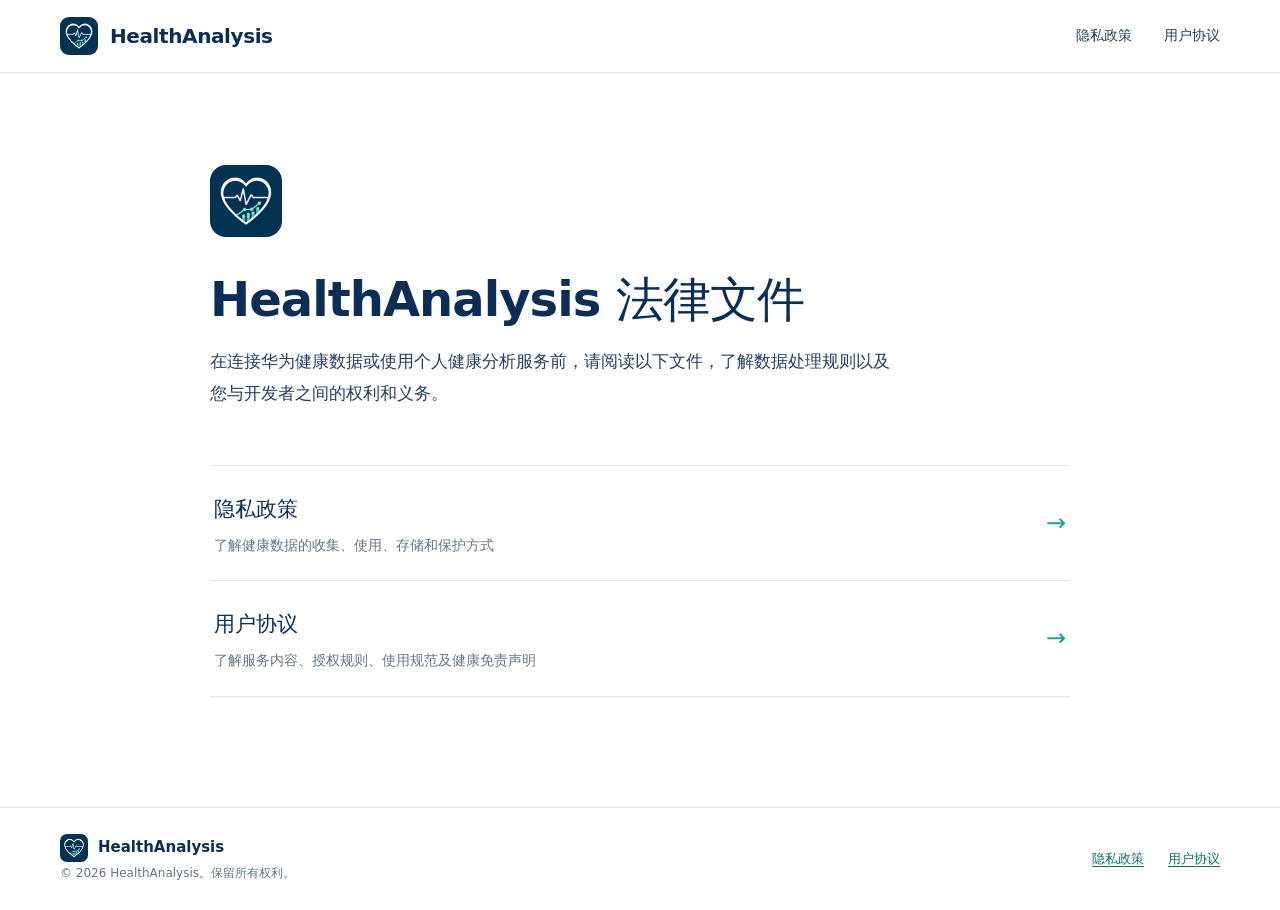
<file: index.html>
<!doctype html>
<html lang="zh-CN">
  <head>
    <meta charset="UTF-8" />
    <meta name="viewport" content="width=device-width, initial-scale=1.0" />
    <meta name="description" content="HealthAnalysis 隐私政策与用户协议。" />
    <title>HealthAnalysis 法律文件</title>
    <link rel="icon" type="image/png" href="assets/HealthAnalysis-icon-216.png" />
    <link rel="stylesheet" href="styles.css" />
  </head>
  <body>
    <a class="skip-link" href="#main-content">跳到正文</a>
    <header class="site-header">
      <div class="header-inner">
        <a class="brand" href="index.html" aria-current="page">
          <img src="assets/HealthAnalysis-icon-216.png" alt="" width="38" height="38" />
          <span>HealthAnalysis</span>
        </a>
        <nav class="main-nav" aria-label="法律文件">
          <a href="privacy.html">隐私政策</a>
          <a href="terms.html">用户协议</a>
        </nav>
      </div>
    </header>

    <main id="main-content" class="legal-home">
      <div class="home-intro">
        <img src="assets/HealthAnalysis-icon-216.png" alt="HealthAnalysis" width="72" height="72" />
        <h1>HealthAnalysis 法律文件</h1>
        <p>在连接华为健康数据或使用个人健康分析服务前，请阅读以下文件，了解数据处理规则以及您与开发者之间的权利和义务。</p>
      </div>
      <nav class="document-list" aria-label="选择法律文件">
        <a href="privacy.html">
          <span><strong>隐私政策</strong><small>了解健康数据的收集、使用、存储和保护方式</small></span>
          <span aria-hidden="true">→</span>
        </a>
        <a href="terms.html">
          <span><strong>用户协议</strong><small>了解服务内容、授权规则、使用规范及健康免责声明</small></span>
          <span aria-hidden="true">→</span>
        </a>
      </nav>
    </main>

    <footer class="site-footer home-footer">
      <div class="footer-inner">
        <div>
          <div class="footer-brand"><img src="assets/HealthAnalysis-icon-216.png" alt="" />HealthAnalysis</div>
          <p class="copyright">© 2026 HealthAnalysis。保留所有权利。</p>
        </div>
        <nav class="footer-links" aria-label="页脚导航">
          <a href="privacy.html">隐私政策</a>
          <a href="terms.html">用户协议</a>
        </nav>
      </div>
    </footer>
  </body>
</html>
</file>
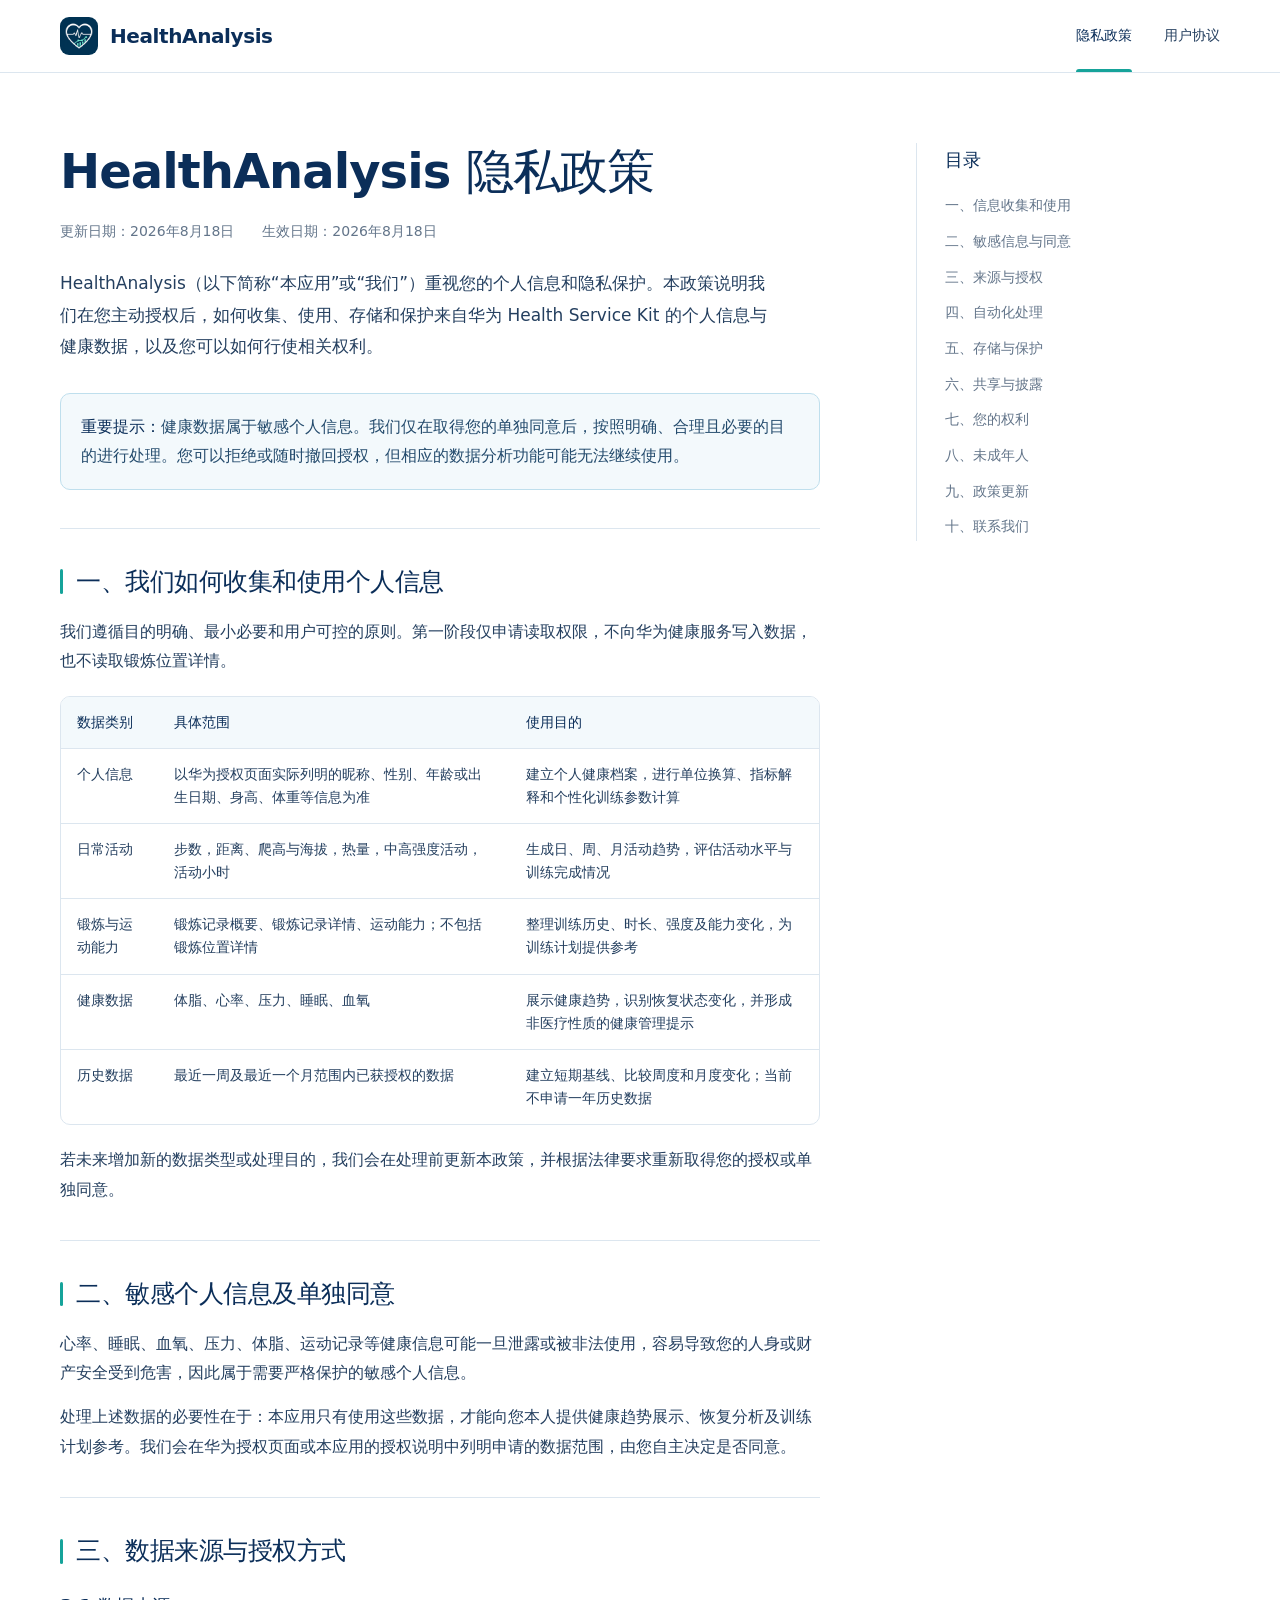
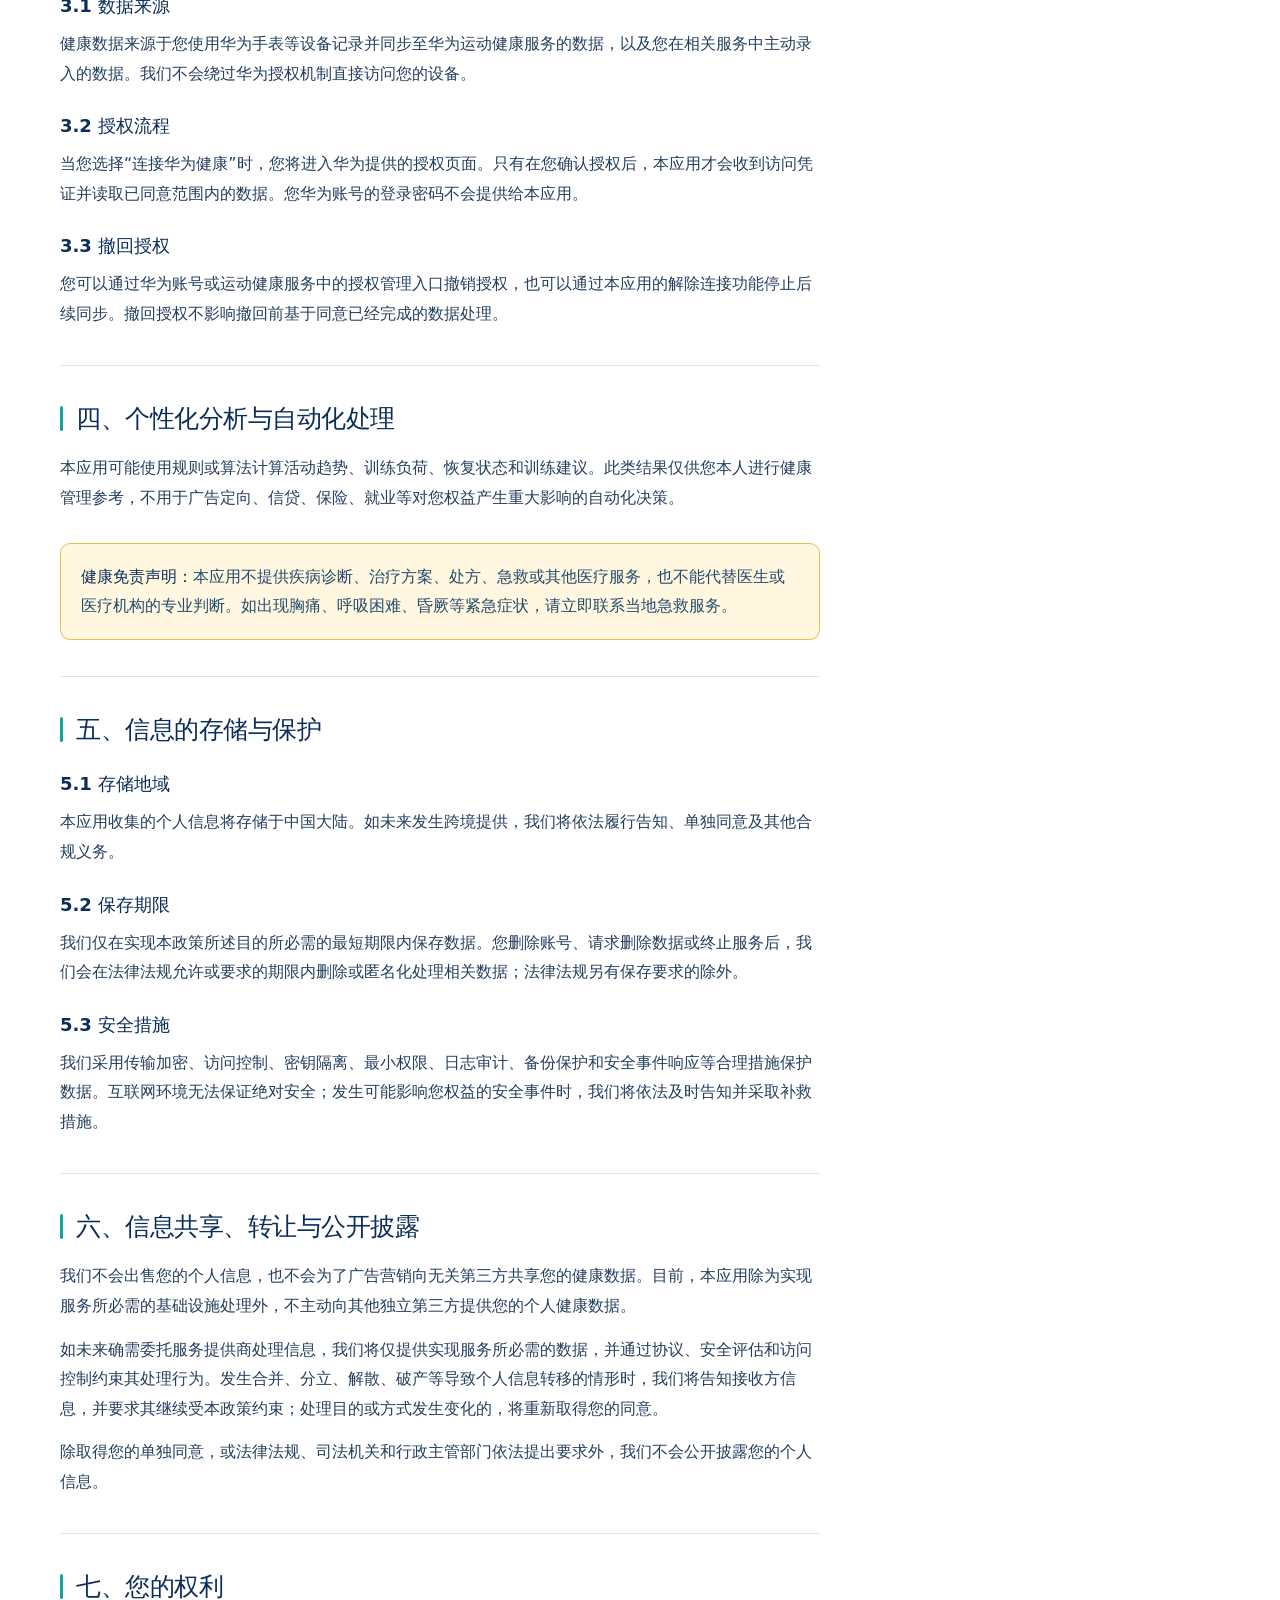
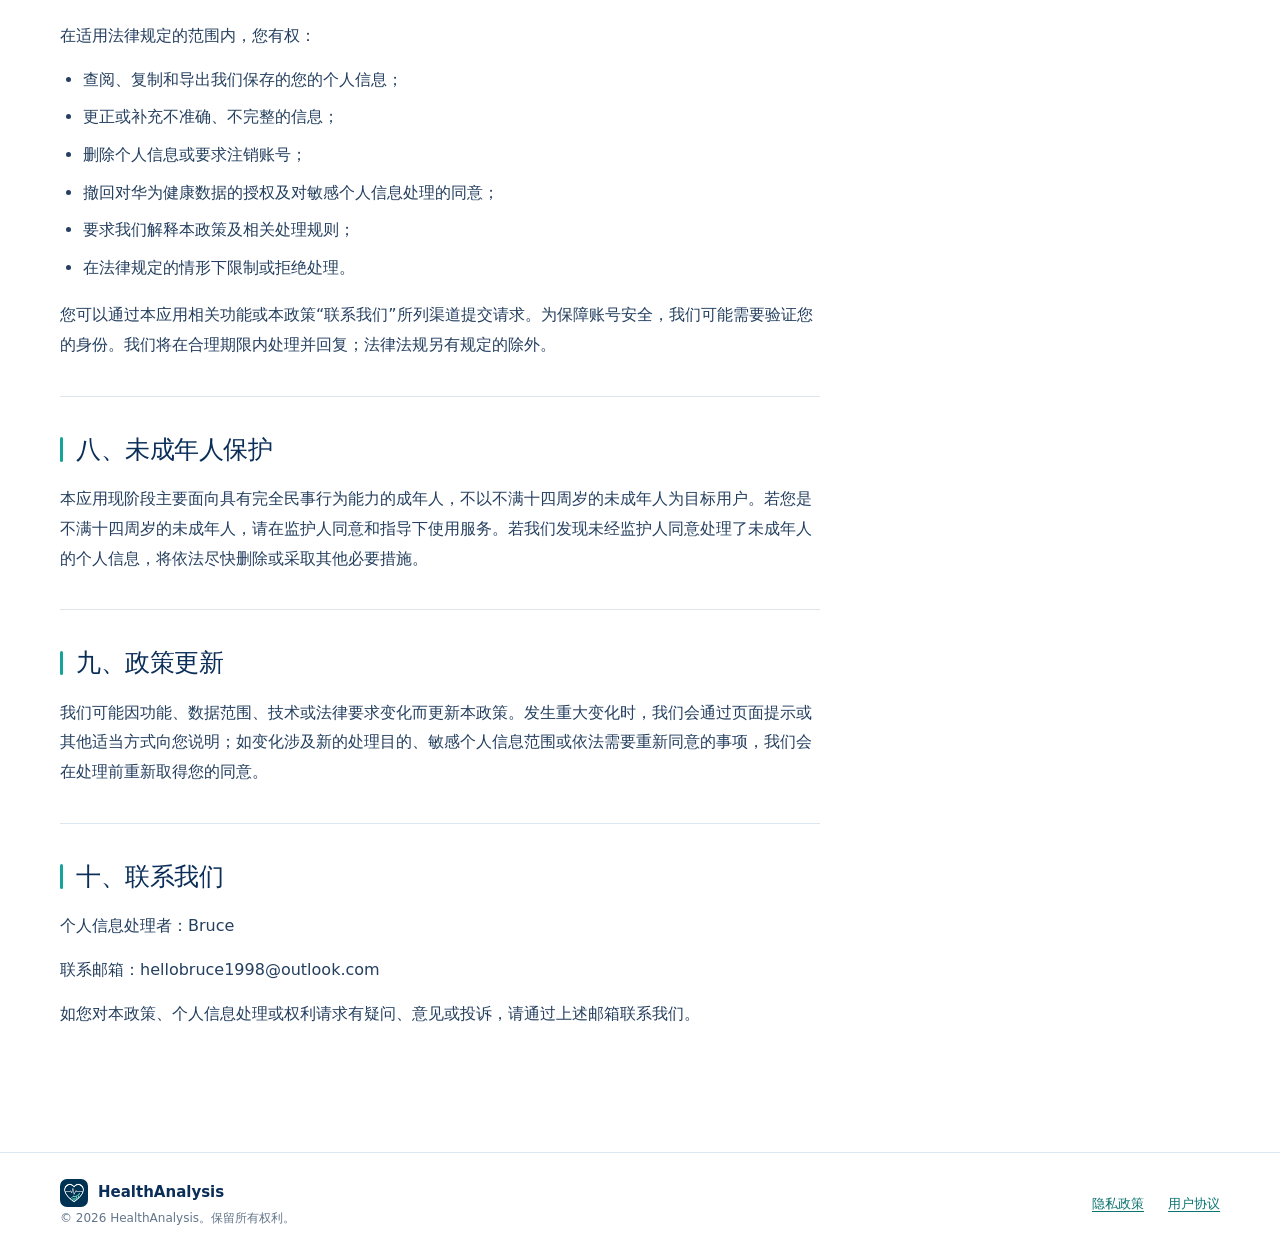
<file: privacy.html>
<!doctype html>
<html lang="zh-CN">
  <head>
    <meta charset="UTF-8" />
    <meta name="viewport" content="width=device-width, initial-scale=1.0" />
    <meta name="description" content="HealthAnalysis 隐私政策：说明我们如何在获得授权后处理您的华为健康数据。" />
    <title>HealthAnalysis 隐私政策</title>
    <link rel="icon" type="image/png" href="assets/HealthAnalysis-icon-216.png" />
    <link rel="stylesheet" href="styles.css" />
  </head>
  <body>
    <a class="skip-link" href="#main-content">跳到正文</a>
    <header class="site-header">
      <div class="header-inner">
        <a class="brand" href="privacy.html" aria-label="HealthAnalysis 首页">
          <img src="assets/HealthAnalysis-icon-216.png" alt="" width="38" height="38" />
          <span>HealthAnalysis</span>
        </a>
        <nav class="main-nav" aria-label="法律文件">
          <a href="privacy.html" aria-current="page">隐私政策</a>
          <a href="terms.html">用户协议</a>
        </nav>
      </div>
    </header>

    <main id="main-content" class="legal-layout">
      <article class="legal-article">
        <header class="document-header">
          <h1>HealthAnalysis 隐私政策</h1>
          <div class="document-meta" aria-label="文档日期">
            <span>更新日期：2026年8月18日</span>
            <span>生效日期：2026年8月18日</span>
          </div>
          <p class="document-lead">
            HealthAnalysis（以下简称“本应用”或“我们”）重视您的个人信息和隐私保护。本政策说明我们在您主动授权后，如何收集、使用、存储和保护来自华为 Health Service Kit 的个人信息与健康数据，以及您可以如何行使相关权利。
          </p>
          <div class="notice" role="note">
            <strong>重要提示：</strong>健康数据属于敏感个人信息。我们仅在取得您的单独同意后，按照明确、合理且必要的目的进行处理。您可以拒绝或随时撤回授权，但相应的数据分析功能可能无法继续使用。
          </div>
          <nav class="mobile-toc" aria-label="本页目录">
            <h2>目录</h2>
            <ol>
              <li><a href="#collection">一、我们如何收集和使用个人信息</a></li>
              <li><a href="#sensitive">二、敏感个人信息及单独同意</a></li>
              <li><a href="#source">三、数据来源与授权方式</a></li>
              <li><a href="#automation">四、个性化分析与自动化处理</a></li>
              <li><a href="#storage">五、信息的存储与保护</a></li>
              <li><a href="#sharing">六、信息共享、转让与公开披露</a></li>
              <li><a href="#rights">七、您的权利</a></li>
              <li><a href="#minors">八、未成年人保护</a></li>
              <li><a href="#updates">九、政策更新</a></li>
              <li><a href="#contact">十、联系我们</a></li>
            </ol>
          </nav>
        </header>

        <section id="collection" class="legal-section">
          <h2>一、我们如何收集和使用个人信息</h2>
          <p>我们遵循目的明确、最小必要和用户可控的原则。第一阶段仅申请读取权限，不向华为健康服务写入数据，也不读取锻炼位置详情。</p>
          <table class="data-table">
            <thead>
              <tr><th>数据类别</th><th>具体范围</th><th>使用目的</th></tr>
            </thead>
            <tbody>
              <tr>
                <td>个人信息</td>
                <td>以华为授权页面实际列明的昵称、性别、年龄或出生日期、身高、体重等信息为准</td>
                <td>建立个人健康档案，进行单位换算、指标解释和个性化训练参数计算</td>
              </tr>
              <tr>
                <td>日常活动</td>
                <td>步数，距离、爬高与海拔，热量，中高强度活动，活动小时</td>
                <td>生成日、周、月活动趋势，评估活动水平与训练完成情况</td>
              </tr>
              <tr>
                <td>锻炼与运动能力</td>
                <td>锻炼记录概要、锻炼记录详情、运动能力；不包括锻炼位置详情</td>
                <td>整理训练历史、时长、强度及能力变化，为训练计划提供参考</td>
              </tr>
              <tr>
                <td>健康数据</td>
                <td>体脂、心率、压力、睡眠、血氧</td>
                <td>展示健康趋势，识别恢复状态变化，并形成非医疗性质的健康管理提示</td>
              </tr>
              <tr>
                <td>历史数据</td>
                <td>最近一周及最近一个月范围内已获授权的数据</td>
                <td>建立短期基线、比较周度和月度变化；当前不申请一年历史数据</td>
              </tr>
            </tbody>
          </table>
          <p>若未来增加新的数据类型或处理目的，我们会在处理前更新本政策，并根据法律要求重新取得您的授权或单独同意。</p>
        </section>

        <section id="sensitive" class="legal-section">
          <h2>二、敏感个人信息及单独同意</h2>
          <p>心率、睡眠、血氧、压力、体脂、运动记录等健康信息可能一旦泄露或被非法使用，容易导致您的人身或财产安全受到危害，因此属于需要严格保护的敏感个人信息。</p>
          <p>处理上述数据的必要性在于：本应用只有使用这些数据，才能向您本人提供健康趋势展示、恢复分析及训练计划参考。我们会在华为授权页面或本应用的授权说明中列明申请的数据范围，由您自主决定是否同意。</p>
        </section>

        <section id="source" class="legal-section">
          <h2>三、数据来源与授权方式</h2>
          <h3>3.1 数据来源</h3>
          <p>健康数据来源于您使用华为手表等设备记录并同步至华为运动健康服务的数据，以及您在相关服务中主动录入的数据。我们不会绕过华为授权机制直接访问您的设备。</p>
          <h3>3.2 授权流程</h3>
          <p>当您选择“连接华为健康”时，您将进入华为提供的授权页面。只有在您确认授权后，本应用才会收到访问凭证并读取已同意范围内的数据。您华为账号的登录密码不会提供给本应用。</p>
          <h3>3.3 撤回授权</h3>
          <p>您可以通过华为账号或运动健康服务中的授权管理入口撤销授权，也可以通过本应用的解除连接功能停止后续同步。撤回授权不影响撤回前基于同意已经完成的数据处理。</p>
        </section>

        <section id="automation" class="legal-section">
          <h2>四、个性化分析与自动化处理</h2>
          <p>本应用可能使用规则或算法计算活动趋势、训练负荷、恢复状态和训练建议。此类结果仅供您本人进行健康管理参考，不用于广告定向、信贷、保险、就业等对您权益产生重大影响的自动化决策。</p>
          <div class="notice warning" role="note">
            <strong>健康免责声明：</strong>本应用不提供疾病诊断、治疗方案、处方、急救或其他医疗服务，也不能代替医生或医疗机构的专业判断。如出现胸痛、呼吸困难、昏厥等紧急症状，请立即联系当地急救服务。
          </div>
        </section>

        <section id="storage" class="legal-section">
          <h2>五、信息的存储与保护</h2>
          <h3>5.1 存储地域</h3>
          <p>本应用收集的个人信息将存储于中国大陆。如未来发生跨境提供，我们将依法履行告知、单独同意及其他合规义务。</p>
          <h3>5.2 保存期限</h3>
          <p>我们仅在实现本政策所述目的所必需的最短期限内保存数据。您删除账号、请求删除数据或终止服务后，我们会在法律法规允许或要求的期限内删除或匿名化处理相关数据；法律法规另有保存要求的除外。</p>
          <h3>5.3 安全措施</h3>
          <p>我们采用传输加密、访问控制、密钥隔离、最小权限、日志审计、备份保护和安全事件响应等合理措施保护数据。互联网环境无法保证绝对安全；发生可能影响您权益的安全事件时，我们将依法及时告知并采取补救措施。</p>
        </section>

        <section id="sharing" class="legal-section">
          <h2>六、信息共享、转让与公开披露</h2>
          <p>我们不会出售您的个人信息，也不会为了广告营销向无关第三方共享您的健康数据。目前，本应用除为实现服务所必需的基础设施处理外，不主动向其他独立第三方提供您的个人健康数据。</p>
          <p>如未来确需委托服务提供商处理信息，我们将仅提供实现服务所必需的数据，并通过协议、安全评估和访问控制约束其处理行为。发生合并、分立、解散、破产等导致个人信息转移的情形时，我们将告知接收方信息，并要求其继续受本政策约束；处理目的或方式发生变化的，将重新取得您的同意。</p>
          <p>除取得您的单独同意，或法律法规、司法机关和行政主管部门依法提出要求外，我们不会公开披露您的个人信息。</p>
        </section>

        <section id="rights" class="legal-section">
          <h2>七、您的权利</h2>
          <p>在适用法律规定的范围内，您有权：</p>
          <ul>
            <li>查阅、复制和导出我们保存的您的个人信息；</li>
            <li>更正或补充不准确、不完整的信息；</li>
            <li>删除个人信息或要求注销账号；</li>
            <li>撤回对华为健康数据的授权及对敏感个人信息处理的同意；</li>
            <li>要求我们解释本政策及相关处理规则；</li>
            <li>在法律规定的情形下限制或拒绝处理。</li>
          </ul>
          <p>您可以通过本应用相关功能或本政策“联系我们”所列渠道提交请求。为保障账号安全，我们可能需要验证您的身份。我们将在合理期限内处理并回复；法律法规另有规定的除外。</p>
        </section>

        <section id="minors" class="legal-section">
          <h2>八、未成年人保护</h2>
          <p>本应用现阶段主要面向具有完全民事行为能力的成年人，不以不满十四周岁的未成年人为目标用户。若您是不满十四周岁的未成年人，请在监护人同意和指导下使用服务。若我们发现未经监护人同意处理了未成年人的个人信息，将依法尽快删除或采取其他必要措施。</p>
        </section>

        <section id="updates" class="legal-section">
          <h2>九、政策更新</h2>
          <p>我们可能因功能、数据范围、技术或法律要求变化而更新本政策。发生重大变化时，我们会通过页面提示或其他适当方式向您说明；如变化涉及新的处理目的、敏感个人信息范围或依法需要重新同意的事项，我们会在处理前重新取得您的同意。</p>
        </section>

        <section id="contact" class="legal-section">
          <h2>十、联系我们</h2>
          <p>个人信息处理者：Bruce</p>
          <p>联系邮箱：hellobruce1998@outlook.com</p>
          <p>如您对本政策、个人信息处理或权利请求有疑问、意见或投诉，请通过上述邮箱联系我们。</p>
        </section>
      </article>

      <aside class="toc" aria-label="本页目录">
        <h2>目录</h2>
        <ol>
          <li><a href="#collection">一、信息收集和使用</a></li>
          <li><a href="#sensitive">二、敏感信息与同意</a></li>
          <li><a href="#source">三、来源与授权</a></li>
          <li><a href="#automation">四、自动化处理</a></li>
          <li><a href="#storage">五、存储与保护</a></li>
          <li><a href="#sharing">六、共享与披露</a></li>
          <li><a href="#rights">七、您的权利</a></li>
          <li><a href="#minors">八、未成年人</a></li>
          <li><a href="#updates">九、政策更新</a></li>
          <li><a href="#contact">十、联系我们</a></li>
        </ol>
      </aside>
    </main>

    <footer class="site-footer">
      <div class="footer-inner">
        <div>
          <div class="footer-brand"><img src="assets/HealthAnalysis-icon-216.png" alt="" />HealthAnalysis</div>
          <p class="copyright">© 2026 HealthAnalysis。保留所有权利。</p>
        </div>
        <nav class="footer-links" aria-label="页脚导航">
          <a href="privacy.html">隐私政策</a>
          <a href="terms.html">用户协议</a>
        </nav>
      </div>
    </footer>
  </body>
</html>
</file>
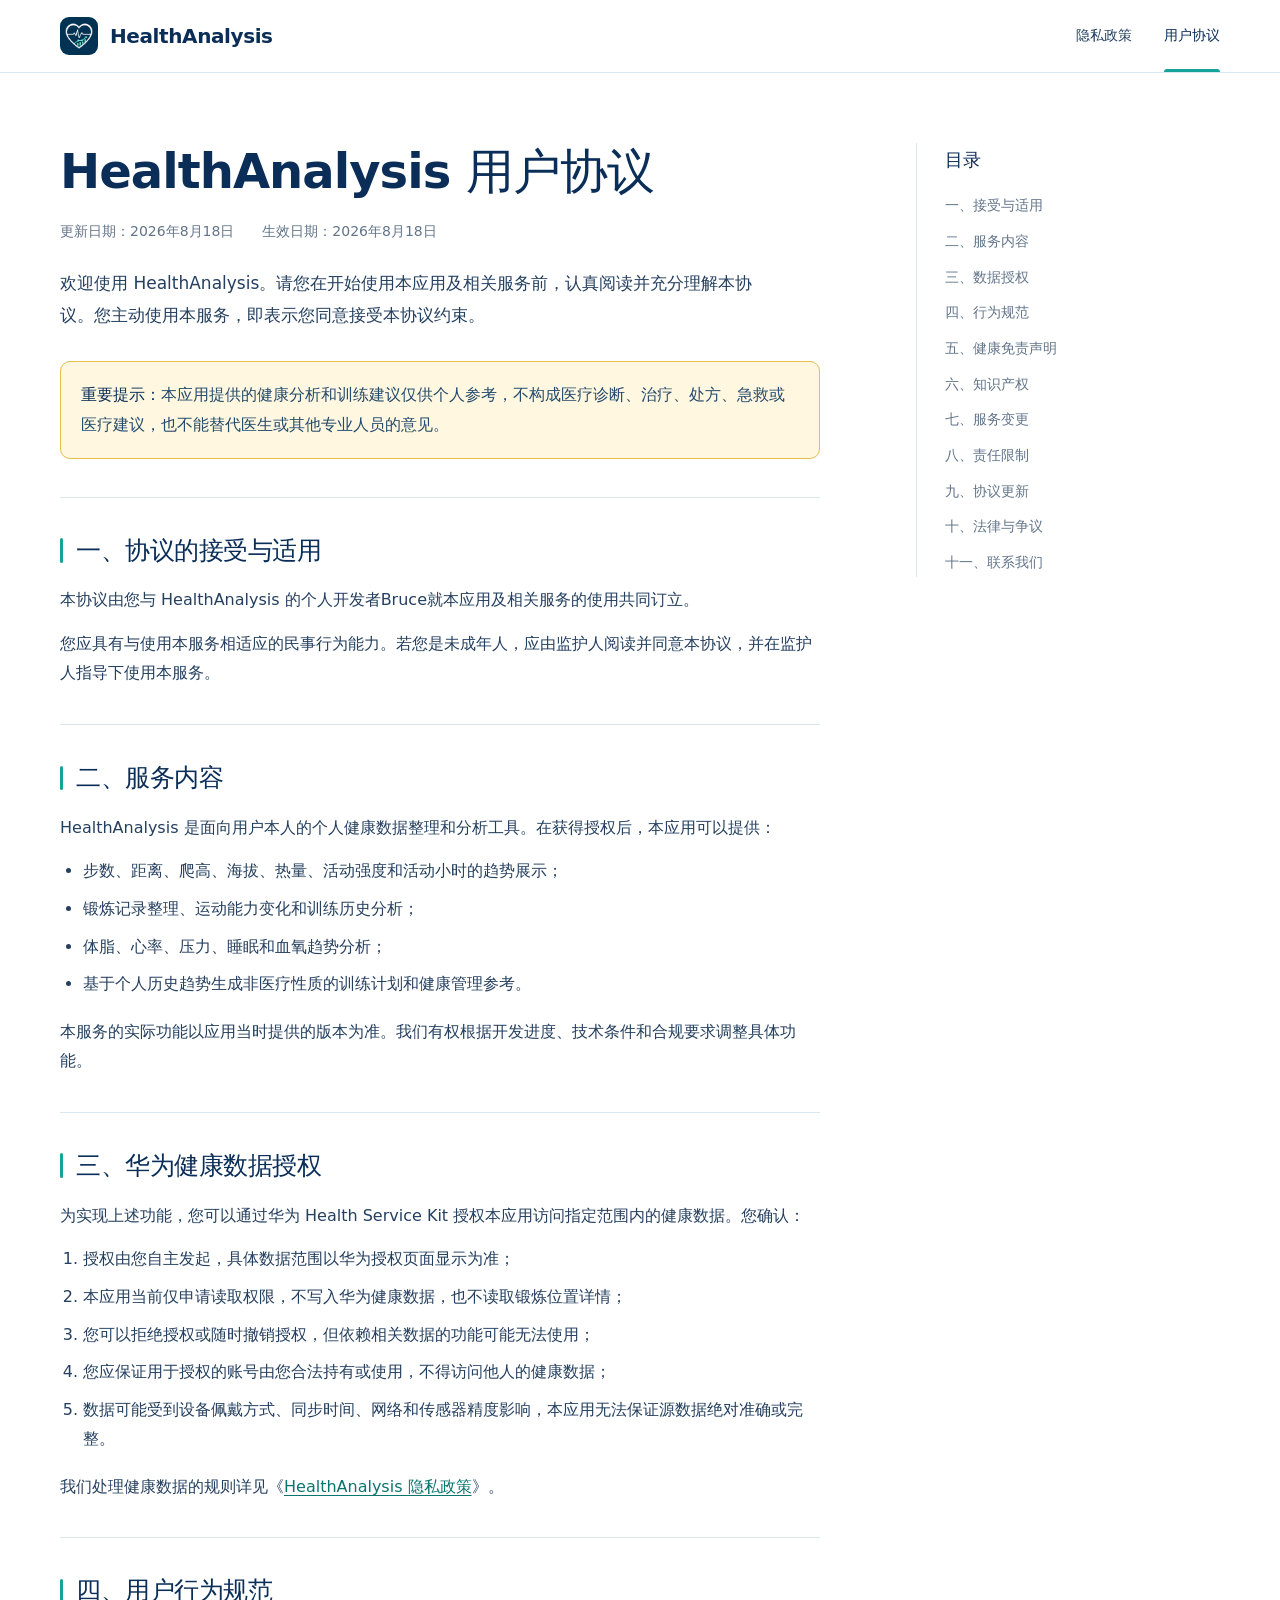
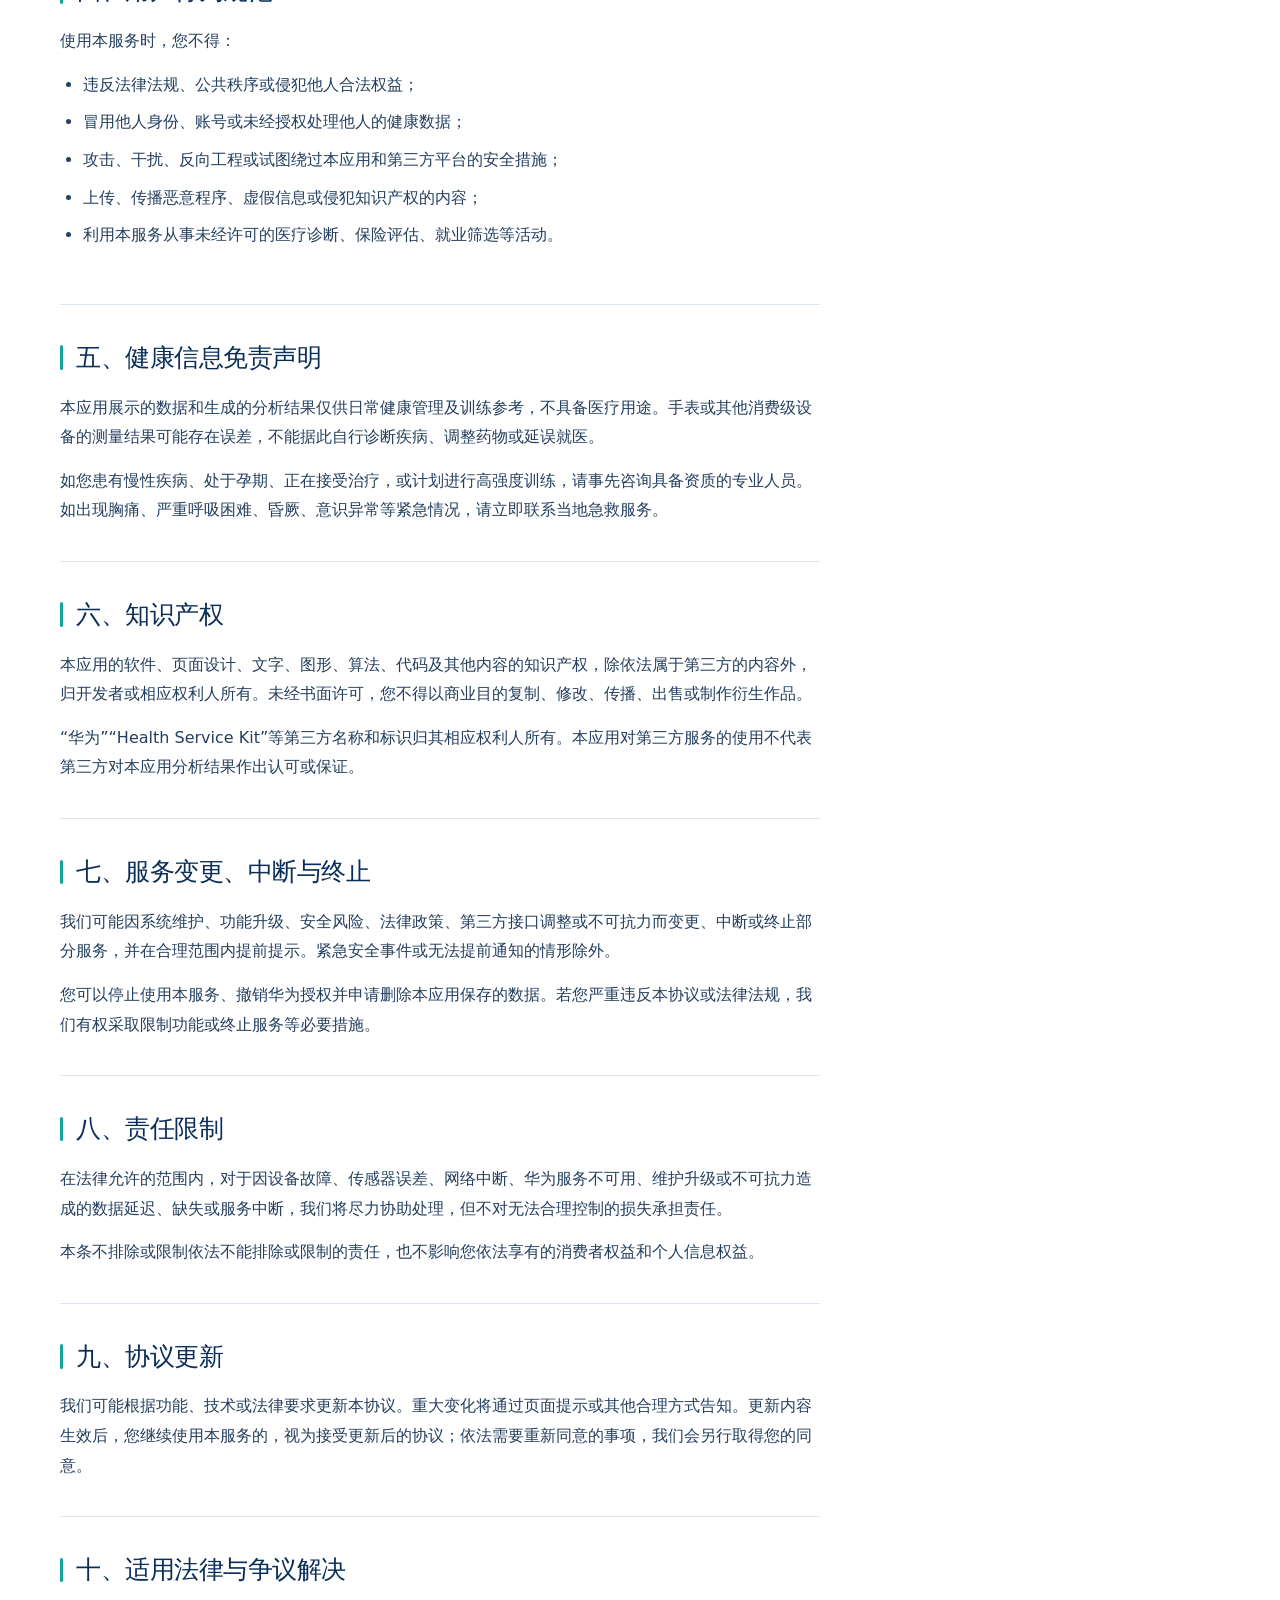
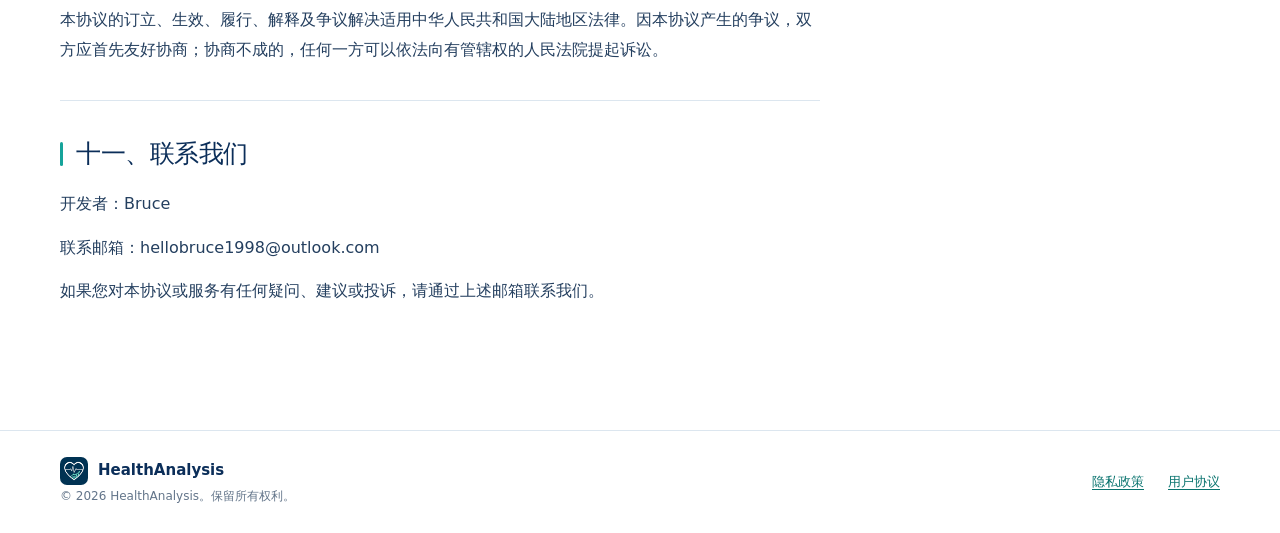
<file: terms.html>
<!doctype html>
<html lang="zh-CN">
  <head>
    <meta charset="UTF-8" />
    <meta name="viewport" content="width=device-width, initial-scale=1.0" />
    <meta name="description" content="HealthAnalysis 用户协议：使用个人健康数据分析服务前请仔细阅读。" />
    <title>HealthAnalysis 用户协议</title>
    <link rel="icon" type="image/png" href="assets/HealthAnalysis-icon-216.png" />
    <link rel="stylesheet" href="styles.css" />
  </head>
  <body>
    <a class="skip-link" href="#main-content">跳到正文</a>
    <header class="site-header">
      <div class="header-inner">
        <a class="brand" href="privacy.html" aria-label="HealthAnalysis 首页">
          <img src="assets/HealthAnalysis-icon-216.png" alt="" width="38" height="38" />
          <span>HealthAnalysis</span>
        </a>
        <nav class="main-nav" aria-label="法律文件">
          <a href="privacy.html">隐私政策</a>
          <a href="terms.html" aria-current="page">用户协议</a>
        </nav>
      </div>
    </header>

    <main id="main-content" class="legal-layout">
      <article class="legal-article">
        <header class="document-header">
          <h1>HealthAnalysis 用户协议</h1>
          <div class="document-meta" aria-label="文档日期">
            <span>更新日期：2026年8月18日</span>
            <span>生效日期：2026年8月18日</span>
          </div>
          <p class="document-lead">欢迎使用 HealthAnalysis。请您在开始使用本应用及相关服务前，认真阅读并充分理解本协议。您主动使用本服务，即表示您同意接受本协议约束。</p>
          <div class="notice warning" role="note">
            <strong>重要提示：</strong>本应用提供的健康分析和训练建议仅供个人参考，不构成医疗诊断、治疗、处方、急救或医疗建议，也不能替代医生或其他专业人员的意见。
          </div>
          <nav class="mobile-toc" aria-label="本页目录">
            <h2>目录</h2>
            <ol>
              <li><a href="#acceptance">一、协议的接受与适用</a></li>
              <li><a href="#service">二、服务内容</a></li>
              <li><a href="#authorization">三、华为健康数据授权</a></li>
              <li><a href="#conduct">四、用户行为规范</a></li>
              <li><a href="#health-disclaimer">五、健康信息免责声明</a></li>
              <li><a href="#intellectual-property">六、知识产权</a></li>
              <li><a href="#changes">七、服务变更、中断与终止</a></li>
              <li><a href="#liability">八、责任限制</a></li>
              <li><a href="#agreement-updates">九、协议更新</a></li>
              <li><a href="#law">十、适用法律与争议解决</a></li>
              <li><a href="#contact">十一、联系我们</a></li>
            </ol>
          </nav>
        </header>

        <section id="acceptance" class="legal-section">
          <h2>一、协议的接受与适用</h2>
          <p>本协议由您与 HealthAnalysis 的个人开发者Bruce就本应用及相关服务的使用共同订立。</p>
          <p>您应具有与使用本服务相适应的民事行为能力。若您是未成年人，应由监护人阅读并同意本协议，并在监护人指导下使用本服务。</p>
        </section>

        <section id="service" class="legal-section">
          <h2>二、服务内容</h2>
          <p>HealthAnalysis 是面向用户本人的个人健康数据整理和分析工具。在获得授权后，本应用可以提供：</p>
          <ul>
            <li>步数、距离、爬高、海拔、热量、活动强度和活动小时的趋势展示；</li>
            <li>锻炼记录整理、运动能力变化和训练历史分析；</li>
            <li>体脂、心率、压力、睡眠和血氧趋势分析；</li>
            <li>基于个人历史趋势生成非医疗性质的训练计划和健康管理参考。</li>
          </ul>
          <p>本服务的实际功能以应用当时提供的版本为准。我们有权根据开发进度、技术条件和合规要求调整具体功能。</p>
        </section>

        <section id="authorization" class="legal-section">
          <h2>三、华为健康数据授权</h2>
          <p>为实现上述功能，您可以通过华为 Health Service Kit 授权本应用访问指定范围内的健康数据。您确认：</p>
          <ol>
            <li>授权由您自主发起，具体数据范围以华为授权页面显示为准；</li>
            <li>本应用当前仅申请读取权限，不写入华为健康数据，也不读取锻炼位置详情；</li>
            <li>您可以拒绝授权或随时撤销授权，但依赖相关数据的功能可能无法使用；</li>
            <li>您应保证用于授权的账号由您合法持有或使用，不得访问他人的健康数据；</li>
            <li>数据可能受到设备佩戴方式、同步时间、网络和传感器精度影响，本应用无法保证源数据绝对准确或完整。</li>
          </ol>
          <p>我们处理健康数据的规则详见《<a href="privacy.html">HealthAnalysis 隐私政策</a>》。</p>
        </section>

        <section id="conduct" class="legal-section">
          <h2>四、用户行为规范</h2>
          <p>使用本服务时，您不得：</p>
          <ul>
            <li>违反法律法规、公共秩序或侵犯他人合法权益；</li>
            <li>冒用他人身份、账号或未经授权处理他人的健康数据；</li>
            <li>攻击、干扰、反向工程或试图绕过本应用和第三方平台的安全措施；</li>
            <li>上传、传播恶意程序、虚假信息或侵犯知识产权的内容；</li>
            <li>利用本服务从事未经许可的医疗诊断、保险评估、就业筛选等活动。</li>
          </ul>
        </section>

        <section id="health-disclaimer" class="legal-section">
          <h2>五、健康信息免责声明</h2>
          <p>本应用展示的数据和生成的分析结果仅供日常健康管理及训练参考，不具备医疗用途。手表或其他消费级设备的测量结果可能存在误差，不能据此自行诊断疾病、调整药物或延误就医。</p>
          <p>如您患有慢性疾病、处于孕期、正在接受治疗，或计划进行高强度训练，请事先咨询具备资质的专业人员。如出现胸痛、严重呼吸困难、昏厥、意识异常等紧急情况，请立即联系当地急救服务。</p>
        </section>

        <section id="intellectual-property" class="legal-section">
          <h2>六、知识产权</h2>
          <p>本应用的软件、页面设计、文字、图形、算法、代码及其他内容的知识产权，除依法属于第三方的内容外，归开发者或相应权利人所有。未经书面许可，您不得以商业目的复制、修改、传播、出售或制作衍生作品。</p>
          <p>“华为”“Health Service Kit”等第三方名称和标识归其相应权利人所有。本应用对第三方服务的使用不代表第三方对本应用分析结果作出认可或保证。</p>
        </section>

        <section id="changes" class="legal-section">
          <h2>七、服务变更、中断与终止</h2>
          <p>我们可能因系统维护、功能升级、安全风险、法律政策、第三方接口调整或不可抗力而变更、中断或终止部分服务，并在合理范围内提前提示。紧急安全事件或无法提前通知的情形除外。</p>
          <p>您可以停止使用本服务、撤销华为授权并申请删除本应用保存的数据。若您严重违反本协议或法律法规，我们有权采取限制功能或终止服务等必要措施。</p>
        </section>

        <section id="liability" class="legal-section">
          <h2>八、责任限制</h2>
          <p>在法律允许的范围内，对于因设备故障、传感器误差、网络中断、华为服务不可用、维护升级或不可抗力造成的数据延迟、缺失或服务中断，我们将尽力协助处理，但不对无法合理控制的损失承担责任。</p>
          <p>本条不排除或限制依法不能排除或限制的责任，也不影响您依法享有的消费者权益和个人信息权益。</p>
        </section>

        <section id="agreement-updates" class="legal-section">
          <h2>九、协议更新</h2>
          <p>我们可能根据功能、技术或法律要求更新本协议。重大变化将通过页面提示或其他合理方式告知。更新内容生效后，您继续使用本服务的，视为接受更新后的协议；依法需要重新同意的事项，我们会另行取得您的同意。</p>
        </section>

        <section id="law" class="legal-section">
          <h2>十、适用法律与争议解决</h2>
          <p>本协议的订立、生效、履行、解释及争议解决适用中华人民共和国大陆地区法律。因本协议产生的争议，双方应首先友好协商；协商不成的，任何一方可以依法向有管辖权的人民法院提起诉讼。</p>
        </section>

        <section id="contact" class="legal-section">
          <h2>十一、联系我们</h2>
          <p>开发者：Bruce</p>
          <p>联系邮箱：hellobruce1998@outlook.com</p>
          <p>如果您对本协议或服务有任何疑问、建议或投诉，请通过上述邮箱联系我们。</p>
        </section>
      </article>

      <aside class="toc" aria-label="本页目录">
        <h2>目录</h2>
        <ol>
          <li><a href="#acceptance">一、接受与适用</a></li>
          <li><a href="#service">二、服务内容</a></li>
          <li><a href="#authorization">三、数据授权</a></li>
          <li><a href="#conduct">四、行为规范</a></li>
          <li><a href="#health-disclaimer">五、健康免责声明</a></li>
          <li><a href="#intellectual-property">六、知识产权</a></li>
          <li><a href="#changes">七、服务变更</a></li>
          <li><a href="#liability">八、责任限制</a></li>
          <li><a href="#agreement-updates">九、协议更新</a></li>
          <li><a href="#law">十、法律与争议</a></li>
          <li><a href="#contact">十一、联系我们</a></li>
        </ol>
      </aside>
    </main>

    <footer class="site-footer">
      <div class="footer-inner">
        <div>
          <div class="footer-brand"><img src="assets/HealthAnalysis-icon-216.png" alt="" />HealthAnalysis</div>
          <p class="copyright">© 2026 HealthAnalysis。保留所有权利。</p>
        </div>
        <nav class="footer-links" aria-label="页脚导航">
          <a href="privacy.html">隐私政策</a>
          <a href="terms.html">用户协议</a>
        </nav>
      </div>
    </footer>
  </body>
</html>
</file>
<file: styles.css>
:root {
  --color-bg: #ffffff;
  --color-text: #0b2e59;
  --color-body: #243f5f;
  --color-muted: #63758a;
  --color-border: #dce6ef;
  --color-soft: #f3f9fc;
  --color-accent: #16a39a;
  --color-accent-dark: #0a746f;
  --color-focus: #0568d7;
  --color-warning: #fff7df;
  --color-warning-border: #e7bd4b;
  --font-sans: "Inter", "SF Pro Display", "PingFang SC", "Microsoft YaHei", system-ui, sans-serif;
  --content-width: 1160px;
  --article-width: 760px;
  --header-height: 72px;
  color-scheme: light;
  font-family: var(--font-sans);
  font-synthesis: none;
}

* {
  box-sizing: border-box;
}

html {
  scroll-behavior: smooth;
  scroll-padding-top: calc(var(--header-height) + 24px);
}

body {
  margin: 0;
  background: var(--color-bg);
  color: var(--color-body);
  font-size: 16px;
  line-height: 1.85;
  -webkit-font-smoothing: antialiased;
  text-rendering: optimizeLegibility;
}

a {
  color: var(--color-accent-dark);
  text-decoration-thickness: 1px;
  text-underline-offset: 3px;
}

a:hover {
  color: var(--color-accent);
}

a:focus-visible,
button:focus-visible {
  outline: 3px solid color-mix(in srgb, var(--color-focus) 30%, transparent);
  outline-offset: 3px;
  border-radius: 4px;
}

.skip-link {
  position: fixed;
  z-index: 100;
  top: 12px;
  left: 12px;
  transform: translateY(-160%);
  padding: 8px 14px;
  border-radius: 6px;
  background: var(--color-text);
  color: #fff;
  text-decoration: none;
  transition: transform 160ms ease;
}

.skip-link:focus {
  transform: translateY(0);
}

.site-header {
  position: sticky;
  z-index: 20;
  top: 0;
  min-height: var(--header-height);
  border-bottom: 1px solid var(--color-border);
  background: rgba(255, 255, 255, 0.96);
  backdrop-filter: blur(12px);
}

.header-inner,
.footer-inner {
  width: min(calc(100% - 48px), var(--content-width));
  margin: 0 auto;
}

.header-inner {
  display: flex;
  min-height: var(--header-height);
  align-items: center;
  justify-content: space-between;
  gap: 32px;
}

.brand {
  display: inline-flex;
  align-items: center;
  gap: 12px;
  color: var(--color-text);
  font-size: 20px;
  font-weight: 760;
  letter-spacing: -0.02em;
  text-decoration: none;
}

.brand img {
  width: 38px;
  height: 38px;
  border-radius: 9px;
}

.main-nav {
  display: flex;
  align-items: stretch;
  align-self: stretch;
  gap: 32px;
}

.main-nav a {
  position: relative;
  display: inline-flex;
  align-items: center;
  color: var(--color-body);
  font-size: 14px;
  font-weight: 680;
  text-decoration: none;
}

.main-nav a::after {
  position: absolute;
  right: 0;
  bottom: 0;
  left: 0;
  height: 3px;
  border-radius: 3px 3px 0 0;
  background: transparent;
  content: "";
}

.main-nav a[aria-current="page"] {
  color: var(--color-text);
}

.main-nav a[aria-current="page"]::after {
  background: var(--color-accent);
}

.legal-layout {
  display: grid;
  width: min(calc(100% - 48px), var(--content-width));
  margin: 0 auto;
  grid-template-columns: minmax(0, var(--article-width)) 260px;
  gap: 96px;
  align-items: start;
}

.legal-article {
  min-width: 0;
  padding: 70px 0 88px;
}

.document-header {
  padding-bottom: 38px;
  border-bottom: 1px solid var(--color-border);
}

h1,
h2,
h3 {
  margin-top: 0;
  color: var(--color-text);
  letter-spacing: -0.02em;
}

h1 {
  margin-bottom: 18px;
  font-size: clamp(34px, 4.2vw, 48px);
  line-height: 1.2;
}

.document-meta {
  display: flex;
  margin-bottom: 24px;
  gap: 8px 28px;
  flex-wrap: wrap;
  color: var(--color-muted);
  font-size: 14px;
}

.document-lead {
  max-width: 720px;
  margin: 0;
  font-size: 17px;
}

.notice {
  margin: 30px 0 0;
  padding: 18px 20px;
  border: 1px solid #bfdfed;
  border-radius: 10px;
  background: var(--color-soft);
  color: #244b6d;
}

.notice strong {
  color: var(--color-text);
}

.notice.warning {
  border-color: var(--color-warning-border);
  background: var(--color-warning);
}

.mobile-toc {
  display: none;
  margin-top: 32px;
  padding-top: 28px;
  border-top: 1px solid var(--color-border);
}

.mobile-toc h2,
.toc h2 {
  margin-bottom: 16px;
  font-size: 18px;
  letter-spacing: 0;
}

.mobile-toc ol,
.toc ol {
  padding: 0;
  margin: 0;
  list-style: none;
}

.mobile-toc li + li,
.toc li + li {
  margin-top: 8px;
}

.mobile-toc a,
.toc a {
  display: block;
  color: var(--color-muted);
  font-size: 14px;
  line-height: 1.55;
  text-decoration: none;
}

.mobile-toc a:hover,
.toc a:hover,
.toc a.is-active {
  color: var(--color-accent-dark);
}

.legal-section {
  padding: 36px 0;
  border-bottom: 1px solid var(--color-border);
}

.legal-section:last-of-type {
  border-bottom: 0;
}

.legal-section h2 {
  position: relative;
  margin-bottom: 18px;
  padding-left: 16px;
  font-size: 25px;
  line-height: 1.35;
}

.legal-section h2::before {
  position: absolute;
  top: 0.18em;
  bottom: 0.18em;
  left: 0;
  width: 3px;
  border-radius: 3px;
  background: var(--color-accent);
  content: "";
}

.legal-section h3 {
  margin: 24px 0 10px;
  font-size: 18px;
  line-height: 1.5;
  letter-spacing: 0;
}

.legal-section p {
  margin: 0 0 14px;
}

.legal-section p:last-child {
  margin-bottom: 0;
}

.legal-section ul,
.legal-section ol {
  margin: 12px 0 18px;
  padding-left: 1.45em;
}

.legal-section li + li {
  margin-top: 8px;
}

.data-table {
  width: 100%;
  margin: 20px 0;
  border-spacing: 0;
  border-collapse: separate;
  border: 1px solid var(--color-border);
  border-radius: 10px;
  overflow: hidden;
  font-size: 14px;
  line-height: 1.65;
}

.data-table th,
.data-table td {
  padding: 14px 16px;
  border-bottom: 1px solid var(--color-border);
  vertical-align: top;
  text-align: left;
}

.data-table th {
  background: var(--color-soft);
  color: var(--color-text);
  font-weight: 700;
}

.data-table tr:last-child td {
  border-bottom: 0;
}

.placeholder {
  display: inline;
  padding: 1px 5px;
  border: 1px dashed #ba870b;
  border-radius: 4px;
  background: var(--color-warning);
  color: #765500;
  font-weight: 700;
}

.toc {
  position: sticky;
  top: calc(var(--header-height) + 44px);
  max-height: calc(100vh - var(--header-height) - 72px);
  margin-top: 70px;
  padding-left: 28px;
  border-left: 1px solid var(--color-border);
  overflow: auto;
}

.toc a {
  padding: 3px 0;
}

.toc a.is-active {
  font-weight: 700;
}

.site-footer {
  border-top: 1px solid var(--color-border);
  background: #fff;
}

.legal-home {
  width: min(calc(100% - 48px), 860px);
  min-height: calc(100vh - var(--header-height) - 101px);
  margin: 0 auto;
  padding: 92px 0 110px;
}

.home-intro {
  max-width: 720px;
}

.home-intro > img {
  width: 72px;
  height: 72px;
  margin-bottom: 24px;
  border-radius: 16px;
}

.home-intro h1 {
  margin-bottom: 18px;
}

.home-intro p {
  max-width: 680px;
  margin: 0;
  color: var(--color-body);
  font-size: 17px;
}

.document-list {
  margin-top: 56px;
  border-top: 1px solid var(--color-border);
}

.document-list a {
  display: flex;
  min-height: 112px;
  padding: 24px 4px;
  border-bottom: 1px solid var(--color-border);
  align-items: center;
  justify-content: space-between;
  gap: 24px;
  color: var(--color-text);
  text-decoration: none;
  transition: color 160ms ease, padding 160ms ease;
}

.document-list a:hover {
  padding-right: 0;
  padding-left: 8px;
  color: var(--color-accent-dark);
}

.document-list strong,
.document-list small {
  display: block;
}

.document-list strong {
  margin-bottom: 5px;
  font-size: 21px;
}

.document-list small {
  color: var(--color-muted);
  font-size: 14px;
  font-weight: 400;
  line-height: 1.6;
}

.document-list a > span:last-child {
  color: var(--color-accent);
  font-size: 24px;
}

.home-footer {
  min-height: 101px;
}

.footer-inner {
  display: grid;
  min-height: 100px;
  padding: 26px 0;
  grid-template-columns: 1fr auto;
  gap: 16px 32px;
  align-items: center;
}

.footer-brand {
  display: flex;
  align-items: center;
  gap: 10px;
  color: var(--color-text);
  font-size: 15px;
  font-weight: 760;
}

.footer-brand img {
  width: 28px;
  height: 28px;
  border-radius: 7px;
}

.footer-links {
  display: flex;
  gap: 24px;
  font-size: 13px;
}

.copyright {
  margin: 0;
  color: var(--color-muted);
  font-size: 12px;
}

.back-to-top {
  position: fixed;
  right: 24px;
  bottom: 24px;
  z-index: 10;
  display: inline-flex;
  width: 42px;
  height: 42px;
  align-items: center;
  justify-content: center;
  border: 1px solid var(--color-border);
  border-radius: 50%;
  background: #fff;
  color: var(--color-text);
  box-shadow: 0 8px 22px rgba(11, 46, 89, 0.1);
  cursor: pointer;
  opacity: 0;
  pointer-events: none;
  transform: translateY(8px);
  transition: opacity 160ms ease, transform 160ms ease, border-color 160ms ease;
}

.back-to-top.is-visible {
  opacity: 1;
  pointer-events: auto;
  transform: translateY(0);
}

.back-to-top:hover {
  border-color: var(--color-accent);
}

@media (max-width: 1100px) and (min-width: 821px) {
  .legal-layout {
    width: min(calc(100% - 40px), var(--content-width));
    grid-template-columns: minmax(0, 1fr) 210px;
    gap: 52px;
  }

  .toc {
    padding-left: 22px;
  }
}

@media (max-width: 820px) {
  .legal-layout {
    display: block;
    width: min(calc(100% - 40px), 760px);
  }

  .toc {
    display: none;
  }

  .mobile-toc {
    display: block;
  }

  .legal-article {
    padding-top: 52px;
  }
}

@media (max-width: 620px) {
  :root {
    --header-height: 64px;
  }

  body {
    font-size: 15px;
    line-height: 1.8;
  }

  .header-inner,
  .footer-inner {
    width: min(calc(100% - 32px), var(--content-width));
  }

  .header-inner {
    gap: 16px;
  }

  .brand {
    gap: 8px;
    font-size: 16px;
  }

  .brand img {
    width: 32px;
    height: 32px;
    border-radius: 8px;
  }

  .main-nav {
    gap: 18px;
  }

  .main-nav a {
    font-size: 13px;
  }

  .legal-layout {
    width: min(calc(100% - 32px), 760px);
  }

  .legal-home {
    width: min(calc(100% - 32px), 860px);
    padding: 56px 0 80px;
  }

  .home-intro > img {
    width: 60px;
    height: 60px;
    border-radius: 14px;
  }

  .home-intro p {
    font-size: 16px;
  }

  .document-list {
    margin-top: 40px;
  }

  .document-list a {
    min-height: 104px;
  }

  .legal-article {
    padding: 40px 0 64px;
  }

  .document-header {
    padding-bottom: 30px;
  }

  h1 {
    font-size: 32px;
  }

  .document-lead {
    font-size: 16px;
  }

  .legal-section {
    padding: 30px 0;
  }

  .legal-section h2 {
    font-size: 21px;
  }

  .data-table {
    display: block;
    overflow-x: auto;
    white-space: normal;
  }

  .data-table th,
  .data-table td {
    min-width: 150px;
  }

  .footer-inner {
    grid-template-columns: 1fr;
  }

  .footer-links {
    gap: 18px;
    flex-wrap: wrap;
  }

  .back-to-top {
    right: 16px;
    bottom: 16px;
  }
}

@media (prefers-reduced-motion: reduce) {
  html {
    scroll-behavior: auto;
  }

  *,
  *::before,
  *::after {
    scroll-behavior: auto !important;
    transition-duration: 0.01ms !important;
  }
}

@media print {
  :root {
    --color-text: #000;
    --color-body: #111;
    --color-muted: #444;
  }

  body {
    font-size: 11pt;
    line-height: 1.65;
  }

  .site-header,
  .toc,
  .mobile-toc,
  .back-to-top,
  .footer-links,
  .skip-link {
    display: none !important;
  }

  .legal-layout {
    display: block;
    width: auto;
    margin: 0;
  }

  .legal-article {
    padding: 0;
  }

  .document-header {
    padding-bottom: 20px;
  }

  h1 {
    font-size: 26pt;
  }

  .legal-section {
    break-inside: avoid;
  }

  .notice,
  .data-table {
    break-inside: avoid;
  }

  .site-footer {
    margin-top: 24px;
  }
}
</file>
